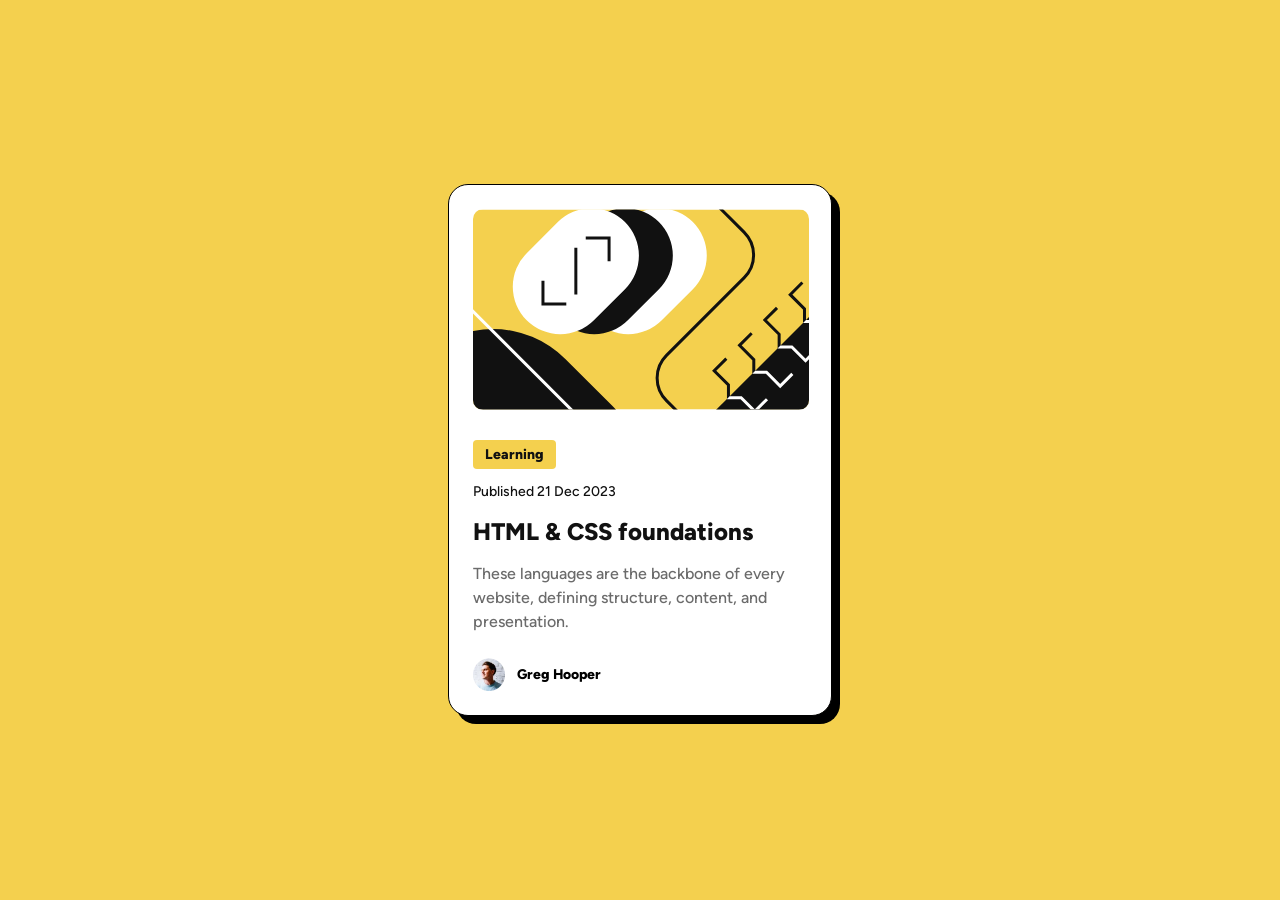
<file: Blog-preview-card/index.html>
<!DOCTYPE html>
<html lang="en">
<head>
    <meta charset="UTF-8">
    <meta name="viewport" content="width=device-width, initial-scale=1.0">
    <title>Blog</title>
    <link rel="stylesheet" href="app.css">
    <link rel="icon" href="images/favicon-32x32.png">
</head>
<body>
    <main class="box">
        <img class="box__img" src="images/illustration-article.svg" alt="article">
        <div class="box__content">
            <span class="content__category">Learning</span>
            <p class="content__date">Published 21 Dec 2023</p>
            <h1 class="content__title">HTML & CSS foundations</h1>
            <p class="content__description">These languages are the backbone of every website, defining structure, content, and presentation.</p>
        </div>
        <div class="box__author">
            <img class="author__img" src="images/image-avatar.webp" alt="avatar">
            <span class="author__name">Greg Hooper</span>
        </div>
    </main>
</body>
</html>
</file>
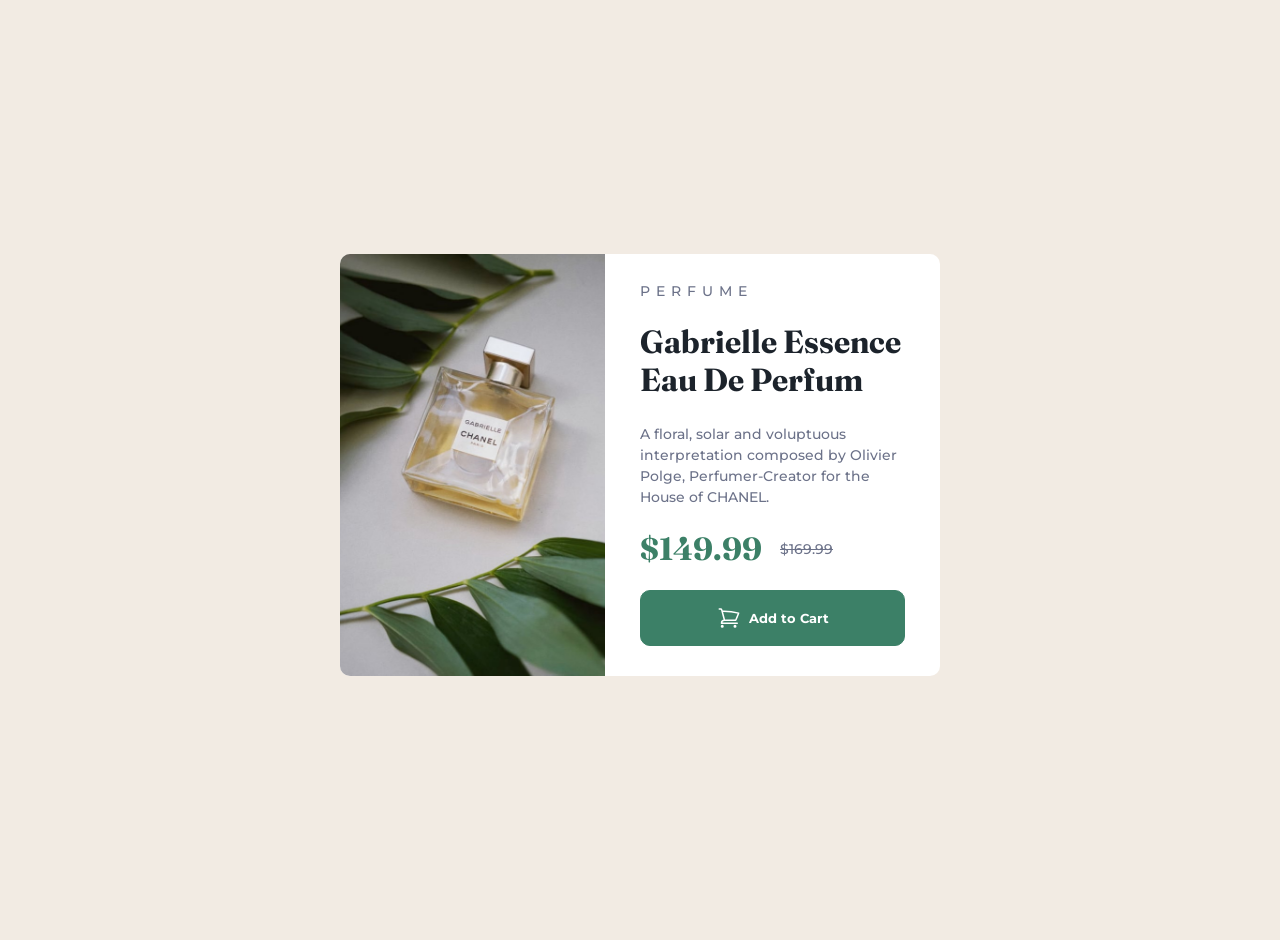
<file: Product-preview-card/index.html>
<!DOCTYPE html>
<html lang="en">
<head>
  <meta charset="UTF-8">
  <meta name="viewport" content="width=device-width, initial-scale=1.0">
  <title>Product Card</title>
  <link rel="stylesheet" href="style.css">
  <link rel="icon" href="images/favicon-32x32.png">
</head>
<body>
  <div class="card">
    <div class="card__img">
      <img class="card__img-mobile" src="images/image-product-mobile.jpg" alt="perfume">
      <img class="card__img-desktop" src="images/image-product-desktop.jpg" alt="perfume">
    </div>
    <div class="card__content">
      <p class="content__label">PERFUME</p>
      <h1 class="content__title">Gabrielle Essence Eau De Perfum</h1>
      <p class="content__text">A floral, solar and voluptuous interpretation composed by Olivier Polge, Perfumer-Creator for the House of CHANEL.</p>
      <div class="content__price">
        <span class="content__price-offer">$149.99</span>
        <span class="content__price-main">$169.99</span>
      </div>
      <button type="button" class="content__button">
        <svg xmlns="http://www.w3.org/2000/svg" fill="none" viewBox="0 0 24 24" stroke-width="1.5" stroke="currentColor" class="size-6">
          <path stroke-linecap="round" stroke-linejoin="round" d="M2.25 3h1.386c.51 0 .955.343 1.087.835l.383 1.437M7.5 14.25a3 3 0 0 0-3 3h15.75m-12.75-3h11.218c1.121-2.3 2.1-4.684 2.924-7.138a60.114 60.114 0 0 0-16.536-1.84M7.5 14.25 5.106 5.272M6 20.25a.75.75 0 1 1-1.5 0 .75.75 0 0 1 1.5 0Zm12.75 0a.75.75 0 1 1-1.5 0 .75.75 0 0 1 1.5 0Z" />
        </svg>
        <span>Add to Cart</span>
      </button>
    </div>
  </div>
</body>
</html>
</file>
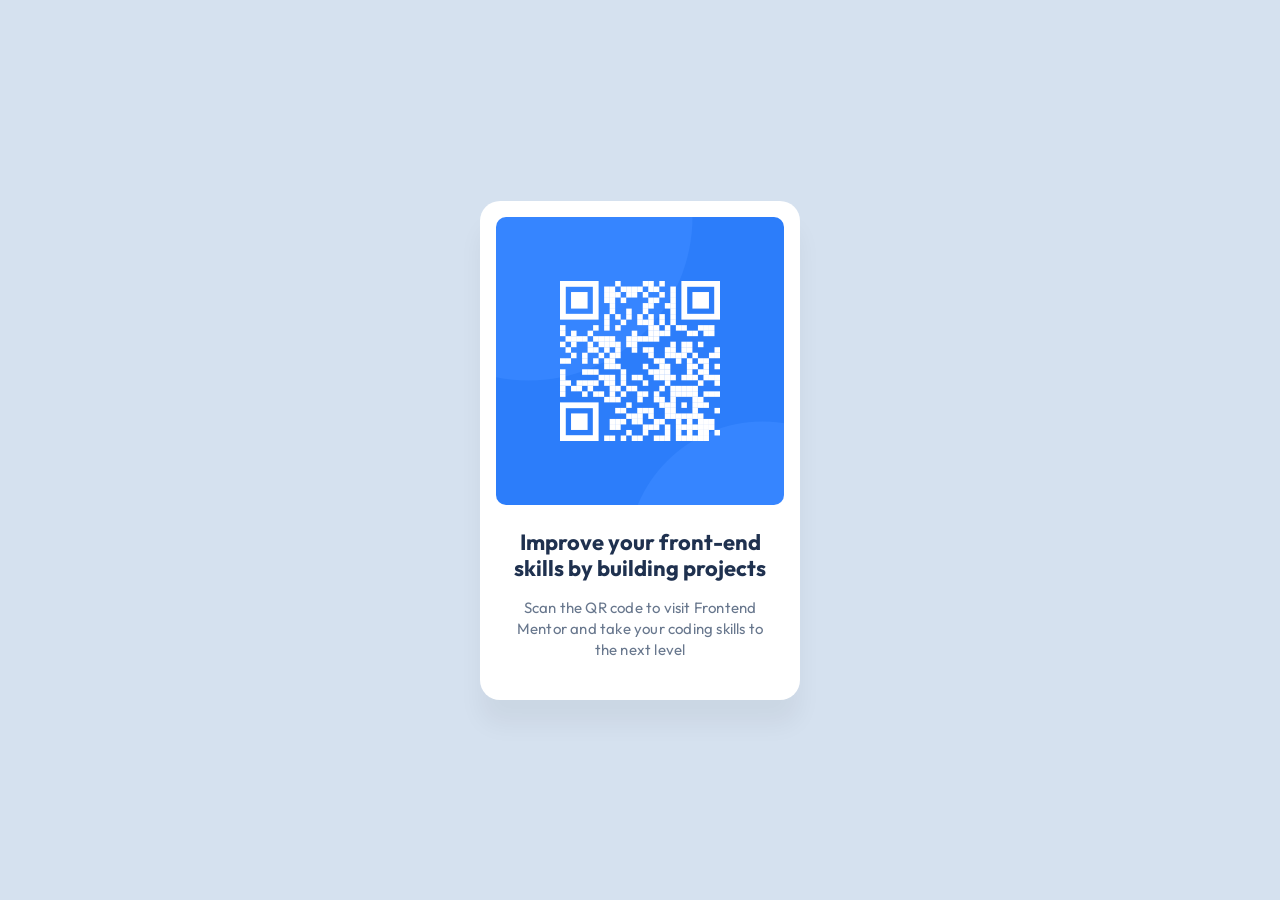
<file: QR-code-component/index.html>
<!DOCTYPE html>
<html lang="en">
<head>
    <meta charset="UTF-8">
    <meta name="viewport" content="width=device-width, initial-scale=1.0">
    <title>QR Code</title>
    <link rel="stylesheet" href="style.css">
    <link rel="icon" href="images/favicon-32x32.png">
</head>
<body>
    <main class="box">
        <img class="box__img" src="images/image-qr-code.png" alt="QR code">
        <h1 class="box__title">Improve your front-end skills by building projects</h1>
        <p class="box__text">Scan the QR code to visit Frontend Mentor and take your coding skills to the next level</p>
    </main>
</body>
</html>
</file>
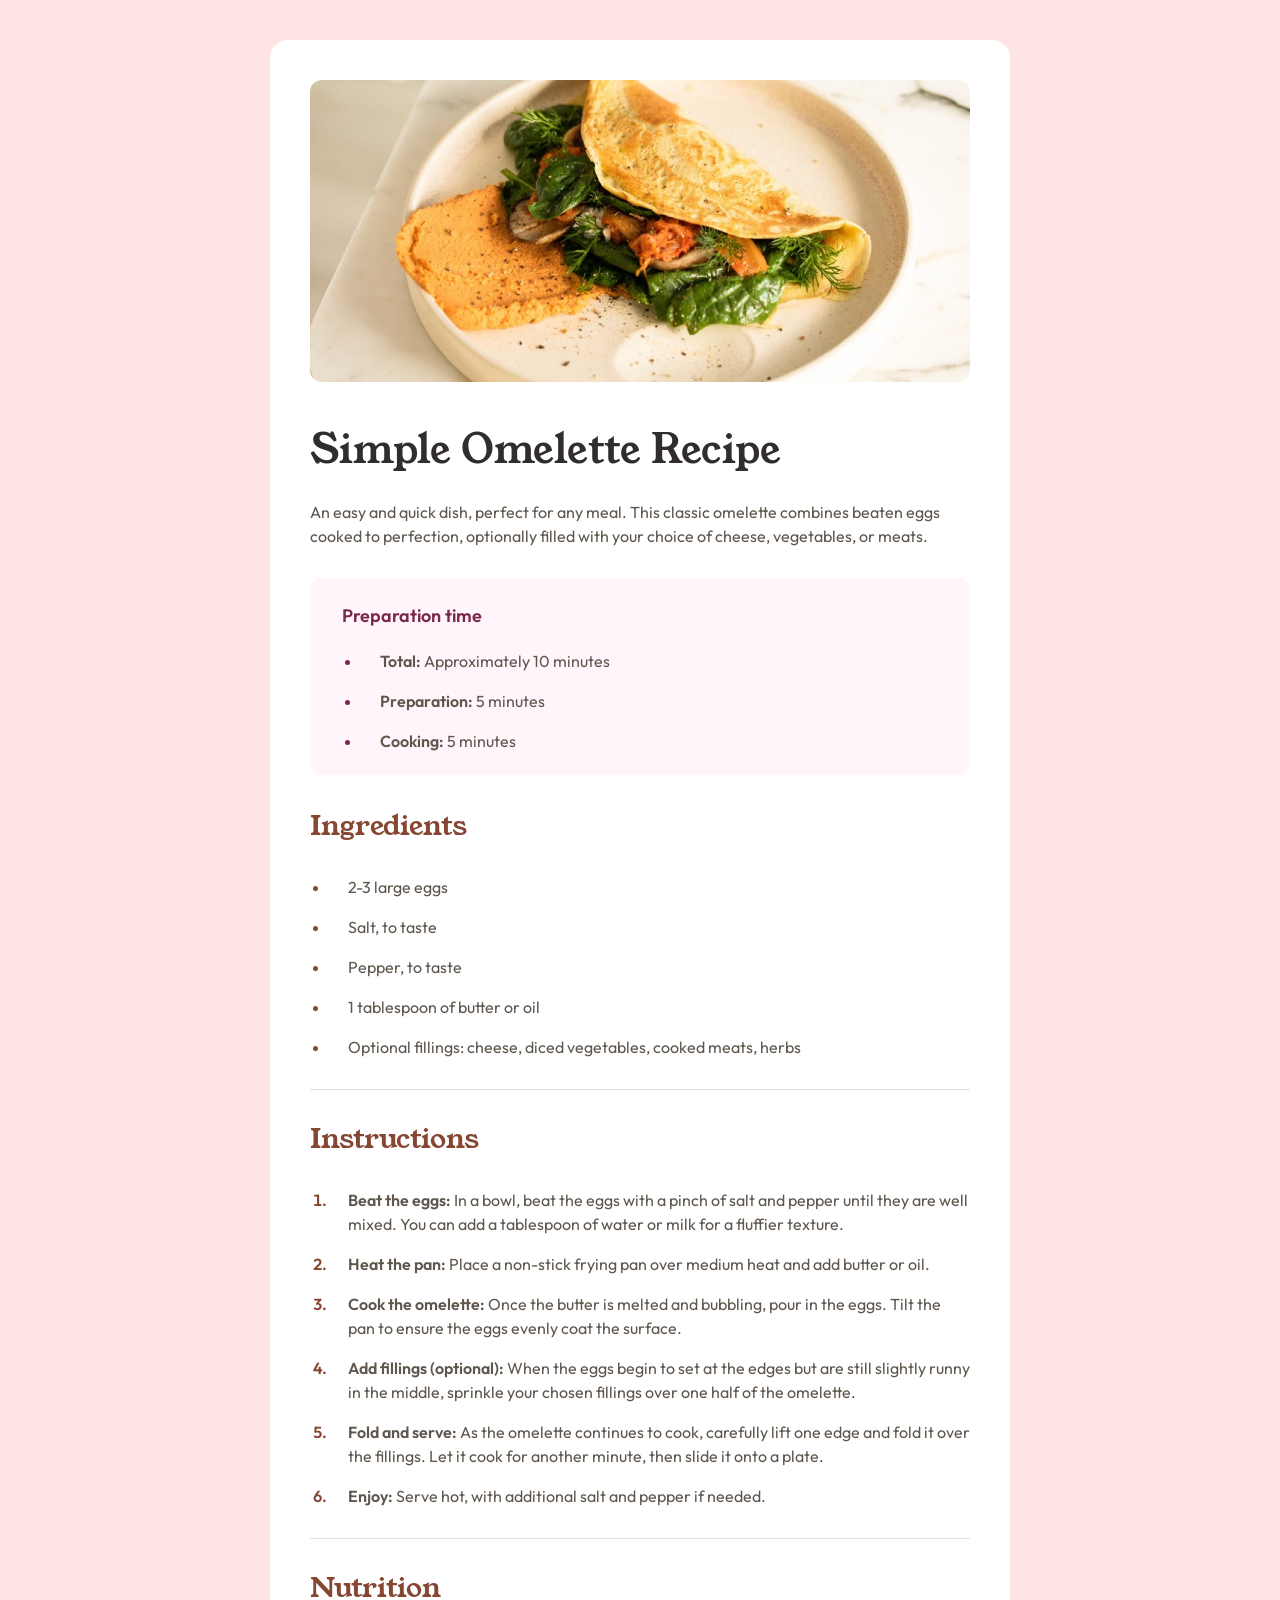
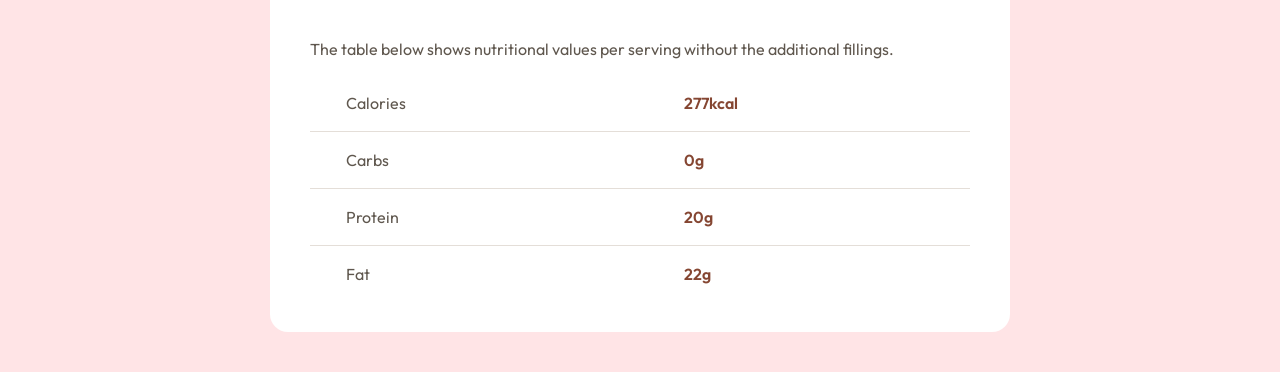
<file: Recipe-page/index.html>
<!DOCTYPE html>
<html lang="en">
<head>
    <meta charset="UTF-8">
    <meta name="viewport" content="width=device-width, initial-scale=1.0">
    <title>Recipe</title>
    <link rel="stylesheet" href="app.css">
    <link rel="icon" href="images/favicon-32x32.png">
</head>
<body>
    <main class="box">
        <img class="box__img" src="images/image-omelette.jpeg" alt="An omelette folded in half, filled with plenty of vegetables, served with a side of a swirl of orange sauce.">
        <h1 class="box__title">Simple Omelette Recipe</h1>
        <p class="box__description">An easy and quick dish, perfect for any meal. This classic omelette combines beaten eggs cooked to perfection, optionally filled with your choice of cheese, vegetables, or meats.</p>
        <section class="box__preparation">
            <h2>Preparation time</h2>
            <ul>
                <li><span>Total:</span> Approximately 10 minutes</li>
                <li><span>Preparation:</span> 5 minutes</li>
                <li><span>Cooking:</span> 5 minutes</li>
            </ul>
        </section>
        <section class="box__ingredients">
            <h2 class="title-h2">Ingredients</h2>
            <ul>
                <li>2-3 large eggs</li>
                <li>Salt, to taste</li>
                <li>Pepper, to taste</li>
                <li>1 tablespoon of butter or oil</li>
                <li>Optional fillings: cheese, diced vegetables, cooked meats, herbs</li>
            </ul>
        </section>
        <section class="box__instructions">
            <h2 class="title-h2">Instructions</h2>
            <ol>
                <li><span>Beat the eggs:</span> In a bowl, beat the eggs with a pinch of salt and pepper until they are well mixed. You can add a tablespoon of water or milk for a fluffier texture.</li>
                <li><span>Heat the pan:</span> Place a non-stick frying pan over medium heat and add butter or oil.</li>
                <li><span>Cook the omelette:</span> Once the butter is melted and bubbling, pour in the eggs. Tilt the pan to ensure the eggs evenly coat the surface.</li>
                <li><span>Add fillings (optional):</span> When the eggs begin to set at the edges but are still slightly runny in the middle, sprinkle your chosen fillings over one half of the omelette.</li>
                <li><span>Fold and serve:</span> As the omelette continues to cook, carefully lift one edge and fold it over the fillings. Let it cook for another minute, then slide it onto a plate.</li>
                <li><span>Enjoy:</span> Serve hot, with additional salt and pepper if needed.</li>
            </ol>
        </section>
        <section class="box__nutrition">
            <h2 class="title-h2">Nutrition</h2>
            <p>The table below shows nutritional values per serving without the additional fillings.</p>
            <table>
                <tr>
                    <th scope="row">Calories</th>
                    <td>277kcal</td>
                </tr>
                <tr>
                    <th scope="row">Carbs</th>
                    <td>0g</td>
                </tr>
                <tr>
                    <th scope="row">Protein</th>
                    <td>20g</td>
                </tr>
                <tr>
                    <th scope="row">Fat</th>
                    <td>22g</td>
                </tr>
            </table>
        </section>
    </main>
</body>
</html>
</file>
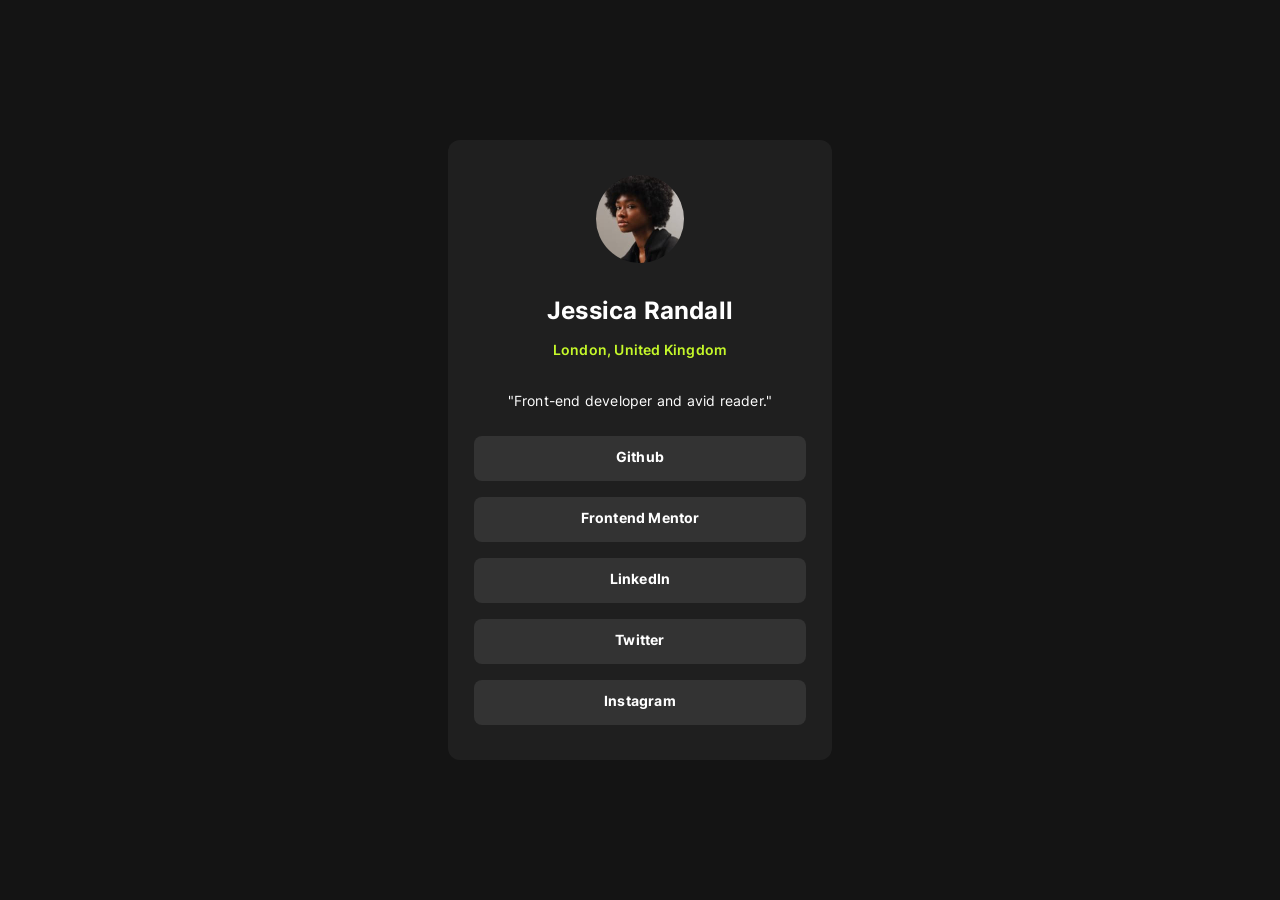
<file: Social-links-profile/index.html>
<!DOCTYPE html>
<html lang="en">
<head>
  <meta charset="UTF-8">
  <meta name="viewport" content="width=device-width, initial-scale=1.0">
  <title>Social links profile</title>
  <link rel="stylesheet" href="style.css">
  <link rel="icon" href="images/favicon-32x32.png">
</head>
<body>
  <main class="box">
    <img class="box__img" src="images/avatar-jessica.jpeg" alt="Avatar">
    <h1 class="box__title">Jessica Randall</h1>
    <h3 class="box__location">London, United Kingdom</h3>
    <p class="box__quote">"Front-end developer and avid reader."</p>
    <div class="box__links">
      <a class="box__link" href="#">Github</a>
      <a class="box__link" href="#">Frontend Mentor</a>
      <a class="box__link" href="#">LinkedIn</a>
      <a class="box__link" href="#">Twitter</a>
      <a class="box__link" href="#">Instagram</a>
    </div>
  </main>
</body>
</html>
</file>
<file: Blog-preview-card/app.css>
/* Fonts */
@font-face {
    font-family: "Figtree Medium";
    src: url("fonts/Figtree-Medium.ttf") format("truetype");
}
@font-face {
    font-family: "Figtree ExtraBold";
    src: url("fonts//Figtree-ExtraBold.ttf") format("truetype");
}
/* Reset CSS */
html, body, div, span, applet, object, iframe,
h1, h2, h3, h4, h5, h6, p, blockquote, pre,
a, abbr, acronym, address, big, cite, code,
del, dfn, em, img, ins, kbd, q, s, samp,
small, strike, strong, sub, sup, tt, var,
b, u, i, center,
dl, dt, dd, ol, ul, li,
fieldset, form, label, legend,
table, caption, tbody, tfoot, thead, tr, th, td,
article, aside, canvas, details, embed, 
figure, figcaption, footer, header, hgroup, 
menu, nav, output, ruby, section, summary,
time, mark, audio, video {
	margin: 0;
	padding: 0;
	border: 0;
	font-size: 100%;
	font: inherit;
	vertical-align: baseline;
}
/* HTML5 display-role reset for older browsers */
article, aside, details, figcaption, figure, 
footer, header, hgroup, menu, nav, section {
	display: block;
}
body {
	line-height: 1;
}
ol, ul {
	list-style: none;
}
blockquote, q {
	quotes: none;
}
blockquote:before, blockquote:after,
q:before, q:after {
	content: '';
	content: none;
}
table {
	border-collapse: collapse;
	border-spacing: 0;
}
/* Style */
*,
*::after,
*::before {
    box-sizing: border-box;
}
body {
    display: flex;
    align-items: center;
    justify-content: center;
    min-height: 100vh;
    font-family: "Figtree ExtraBold";
    font-size: 14px;
    line-height: 1.5;
    background-color: #F4D04E;
}
.box {
    max-width: 384px;
    padding: 24px;
    border: 1px solid black;
    border-radius: 20px;
    box-shadow: 8px 8px 0 black;
    background-color: #fff;
}
.box__img {
    margin-bottom: 24px;
    border-radius: 10px;
}
.box__content {
    margin-bottom: 24px;
    color: #111111;
}
.content__category {
    display: inline-block;
    padding: 4px 12px;
    margin-bottom: 12px;
    border-radius: 4px;
    background-color: #F4D04E;
}
.content__date {
    margin-bottom: 12px;
    font-family: "Figtree Medium";
}
.content__title {
    margin-bottom: 12px;
    font-size: 1.5rem;
}
.content__title:hover,
.content__title:active {
    color: #F4D04E;
    cursor: pointer;
}
.content__description {
    font-family: "Figtree Medium";
    font-size: 1rem;
    color: #6B6B6B;
}
.box__author {
    display: flex;
    align-items: center;
    column-gap: 12px;
}
.author__img {
    max-width: 32px;
    height: auto;
}
/* Responsive */
@media screen and (max-width: 375px) {
    .box {
        min-width: 327px;
        margin: 0px 24px;
    }
    .box__img {
        width: 279px;
    }
    .content__category {
        font-size: 0.75rem;
    }
    .content__date {
        font-size: 0.75rem;
    }
    .content__title {
        font-size: 1.25rem;
    }
    .content__description {
        font-size: 0.875rem;
    }
}
</file>
<file: Product-preview-card/style.css>
/* Fonts */
@font-face {
    font-family: "Montserrat Medium";
    src: url("fonts/Montserrat-Medium.ttf") format("truetype");
}
@font-face {
    font-family: "Montserrat Bold";
    src: url("fonts/Montserrat-Bold.ttf") format("truetype");
}
@font-face {
    font-family: "Fraunces Bold";
    src: url("fonts/Fraunces-Bold.ttf") format("truetype");
}

/* Reset CSS */
html, body, div, span, applet, object, iframe,
h1, h2, h3, h4, h5, h6, p, blockquote, pre,
a, abbr, acronym, address, big, cite, code,
del, dfn, em, img, ins, kbd, q, s, samp,
small, strike, strong, sub, sup, tt, var,
b, u, i, center,
dl, dt, dd, ol, ul, li,
fieldset, form, label, legend,
table, caption, tbody, tfoot, thead, tr, th, td,
article, aside, canvas, details, embed, 
figure, figcaption, footer, header, hgroup, 
menu, nav, output, ruby, section, summary,
time, mark, audio, video {
	margin: 0;
	padding: 0;
	border: 0;
	font-size: 100%;
	font: inherit;
	vertical-align: baseline;
}
/* HTML5 display-role reset for older browsers */
article, aside, details, figcaption, figure, 
footer, header, hgroup, menu, nav, section {
	display: block;
}
body {
	line-height: 1;
}
/* ol, ul {
	list-style: none;
} */
blockquote, q {
	quotes: none;
}
blockquote:before, blockquote:after,
q:before, q:after {
	content: '';
	content: none;
}
table {
	border-collapse: collapse;
	border-spacing: 0;
}

/* Variables */
:root {
    --Green-500: hsl(158, 36%, 37%);
    --Green-700: hsl(158, 42%, 18%);
    --Black: hsl(212, 21%, 14%);
    --Grey: hsl(228, 12%, 48%);
    --Cream: hsl(30, 38%, 92%);
}

/* Styles */
*,
*::after,
*::before {
    box-sizing: border-box;
}
body {
    background-color: var(--Cream);
}
.card {
    max-width: 600px;
    font-family: "Montserrat Medium", sans-serif;
    font-size: 14px;
    margin: 30px 20px 40px;
    background-color: #fff;
    border-radius: 10px;
}
.card__img-mobile {
    width: 100%;
    border-top-left-radius: 10px;
    border-top-right-radius: 10px;
}
.card__img-desktop {
    display: none;
    width: 100%;
    height: 100%;
    object-fit: cover;
    border-top-left-radius: 10px;
    border-bottom-left-radius: 10px;
}
.card__content {
    display: flex;
    flex-direction: column;
    row-gap: 25px;
    padding: 30px 35px;
    color: var(--Grey);
}
.content__label {
    letter-spacing: 6px;
}
.content__title {
    font-family: "Fraunces Bold", sans-serif;
    font-size: 32px;
    color: var(--Black);
    line-height: 1.2;
}
.content__text {
    line-height: 1.5;
}
.content__price {
    display: flex;
    align-items: center;
    column-gap: 18px;
}
.content__price-offer {
    color: var(--Green-500);
    font-family: "Fraunces Bold", sans-serif;
    font-size: 32px;
}
.content__price-main {
    text-decoration: line-through;
}
.content__button {
    display: flex;
    align-items: center;
    justify-content: center;
    column-gap: 8px;
    padding: 15px;
    border-radius: 10px;
    color: #fff;
    background-color: var(--Green-500);
    border: 1px solid var(--Green-500);
    font-family: "Montserrat Bold", sans-serif;
    cursor: pointer;
}
.content__button svg {
    width: 24px;
    height: 24px;
}
.content__button:hover,
.content__button:focus {
    background-color: var(--Green-700);
    border: 1px solid var(--Green-700);
}

/* Media Queries */
@media screen and (min-width: 600px){
    body {
        display: flex;
        align-items: center;
        justify-content: center;
        min-height: 100vh;
        margin: 20px;
    }
    .card {
        display: flex;
        flex-direction: row;
    }
    .card__img {
        flex: 1;
    }
    .card__content {
        flex: 1;
    }
    .card__img-mobile {
        display: none;
    }
    .card__img-desktop {
        display: block;
    }
}
</file>
<file: QR-code-component/style.css>
/* Fonts */
@font-face {
    font-family: "Outfit Regular";
    src: url("fonts/Outfit-Regular.ttf") format("truetype");
}
@font-face {
    font-family: "Outfit Bold";
    src: url("fonts/Outfit-Bold.ttf") format("truetype");
}
/* Reset CSS */
html, body, div, span, applet, object, iframe,
h1, h2, h3, h4, h5, h6, p, blockquote, pre,
a, abbr, acronym, address, big, cite, code,
del, dfn, em, img, ins, kbd, q, s, samp,
small, strike, strong, sub, sup, tt, var,
b, u, i, center,
dl, dt, dd, ol, ul, li,
fieldset, form, label, legend,
table, caption, tbody, tfoot, thead, tr, th, td,
article, aside, canvas, details, embed, 
figure, figcaption, footer, header, hgroup, 
menu, nav, output, ruby, section, summary,
time, mark, audio, video {
	margin: 0;
	padding: 0;
	border: 0;
	font-size: 100%;
	font: inherit;
	vertical-align: baseline;
}
/* HTML5 display-role reset for older browsers */
article, aside, details, figcaption, figure, 
footer, header, hgroup, menu, nav, section {
	display: block;
}
body {
	line-height: 1;
}
ol, ul {
	list-style: none;
}
blockquote, q {
	quotes: none;
}
blockquote:before, blockquote:after,
q:before, q:after {
	content: '';
	content: none;
}
table {
	border-collapse: collapse;
	border-spacing: 0;
}
/* Style */
*,
*::after,
*::before {
    box-sizing: border-box;
}
body {
    display: flex;
    align-items: center;
    justify-content: center;
    min-height: 100vh;
    font-family: "Outfit Regular";
    background-color: #D5E1EF;
}
.box {
    display: flex;
    flex-direction: column;
    align-items: center;
    max-width: 320px;
    height: 499px;
    padding: 16px 16px 40px;
    background-color: #fff;
    border-radius: 20px;
    text-align: center;
    box-shadow: 0px 25px 25px 0px rgba(0, 0, 0, 0.0477);
}
.box__img {
    max-width: 288px;
    height: auto;
    margin-bottom: 24px;
    border-radius: 10px;
}
.box__title,
.box__text {
    padding: 0 16px;
}
.box__title {
    margin-bottom: 16px;
    font-family: "Outfit Bold";
    font-size: 1.375rem;
    line-height: 1.2;
    color: #1F314F;
}
.box__text {
    font-size: 0.9375rem;
    line-height: 1.4;
    letter-spacing: 0.2px;
    color: #68778D;
}
</file>
<file: Recipe-page/app.css>
/* Fonts */
@font-face {
    font-family: "YoungSerif Regular";
    src: url(fonts/young-serif/YoungSerif-Regular.ttf) format("truetype");
}
@font-face {
    font-family: "Outfit Regular";
    src: url(fonts/outfit/static/Outfit-Regular.ttf) format("truetype");
}
@font-face {
    font-family: "Outfit SemiBold";
    src: url(fonts/outfit/static/Outfit-SemiBold.ttf) format("truetype");
}

/* Reset CSS */
html, body, div, span, applet, object, iframe,
h1, h2, h3, h4, h5, h6, p, blockquote, pre,
a, abbr, acronym, address, big, cite, code,
del, dfn, em, img, ins, kbd, q, s, samp,
small, strike, strong, sub, sup, tt, var,
b, u, i, center,
dl, dt, dd, ol, ul, li,
fieldset, form, label, legend,
table, caption, tbody, tfoot, thead, tr, th, td,
article, aside, canvas, details, embed, 
figure, figcaption, footer, header, hgroup, 
menu, nav, output, ruby, section, summary,
time, mark, audio, video {
	margin: 0;
	padding: 0;
	border: 0;
	font-size: 100%;
	font: inherit;
	vertical-align: baseline;
}
/* HTML5 display-role reset for older browsers */
article, aside, details, figcaption, figure, 
footer, header, hgroup, menu, nav, section {
	display: block;
}
body {
	line-height: 1;
}
/* ol, ul {
	list-style: none;
} */
blockquote, q {
	quotes: none;
}
blockquote:before, blockquote:after,
q:before, q:after {
	content: '';
	content: none;
}
table {
	border-collapse: collapse;
	border-spacing: 0;
}

/* Variables */
:root {
    --stone-100: hsl(30, 54%, 90%);
    --stone-150: hsl(30, 18%, 87%);
    --stone-600: hsl(30, 10%, 34%);
    --stone-900: hsl(24, 5%, 18%);
    --brown-800: hsl(14, 45%, 36%);
    --rose-800: hsl(332, 51%, 32%);
    --rose-100: hsl(355.55, 100%, 94.67%);
    --rose-50: hsl(330, 100%, 98%);
}

/* Style */
*,
*::after,
*::before {
    box-sizing: border-box;
}
.box {
    max-width: 600px;
    font-family: "Outfit Regular", sans-serif;
    color: var(--stone-600);
    line-height: 1.5;
}
.box > *:not(.box__img) {
    margin: 0px 32px 30px;
}
.box__img {
    width: 100%;
    height: auto;
    margin-bottom: 42px;
}
.box__title {
    font-family: "YoungSerif Regular", sans-serif;
    font-size: 32px;
    color: var(--stone-900);
    line-height: 1;
}
.box__preparation {
    padding: 24px 32px 6px;
    background-color: var(--rose-50);
    border-radius: 12px;
}
.box__preparation h2 {
    margin-bottom: 20px;
    font-family: "Outfit SemiBold", sans-serif;
    font-size: 18px;
    color: var(--rose-800);
}
.box__preparation li::marker {
    color: var(--rose-800);
}
ul, ol {
    padding-left: 20px;
}
li {
    margin-bottom: 16px;
    padding-left: 18px;
}
li::marker {
    font-family: "Outfit SemiBold", sans-serif;
    color: var(--brown-800);
}
li span {
    font-family: "Outfit SemiBold", sans-serif;
}
.title-h2 {
    margin: 28px 0px;
    font-family: "YoungSerif Regular", sans-serif;
    font-size: 28px;
    color: var(--brown-800);
}
.box__instructions,
.box__nutrition {
    border-top: 1px solid var(--stone-150);
}
.box__nutrition p {
    margin-bottom: 14px;
}
table {
    width: 100%;
}
th, td {
    padding: 16px 36px;
}
tr:not(:last-of-type) th,
tr:not(:last-of-type) td {
    padding: 16px 36px;
    border-bottom: 1px solid var(--stone-150);
}
th {
    text-align: left;
}
td {
    font-family: "Outfit SemiBold", sans-serif;
    color: var(--brown-800);
}

/* Media Query */
@media (min-width: 600px) {
    body {
        display: flex;
        align-items: center;
        justify-content: center;
        min-height: 100vh;
        margin: 40px;
        background-color: var(--rose-100);
    }
    .box {
        max-width: 740px;
        padding: 40px 40px 0px;
        background-color: #fff;
        border-radius: 18px;
    }
    .box > *:not(.box__img) {
        margin: 0px 0px 30px;
    }
    .box__img {
        border-radius: 12px;
    }
    .box__title {
        font-size: 40px;
    }
}
</file>
<file: Social-links-profile/style.css>
/* Fonts */
@font-face {
    font-family: "Inter Regular";
    src: url("fonts/Inter-Regular.ttf") format("truetype");
}
@font-face {
    font-family: "Inter SemiBold";
    src: url("fonts/Inter-SemiBold.ttf") format("truetype");
}
@font-face {
    font-family: "Inter Bold";
    src: url("fonts/Inter-Bold.ttf") format("truetype");
}
/* Reset CSS */
html, body, div, span, applet, object, iframe,
h1, h2, h3, h4, h5, h6, p, blockquote, pre,
a, abbr, acronym, address, big, cite, code,
del, dfn, em, img, ins, kbd, q, s, samp,
small, strike, strong, sub, sup, tt, var,
b, u, i, center,
dl, dt, dd, ol, ul, li,
fieldset, form, label, legend,
table, caption, tbody, tfoot, thead, tr, th, td,
article, aside, canvas, details, embed, 
figure, figcaption, footer, header, hgroup, 
menu, nav, output, ruby, section, summary,
time, mark, audio, video {
	margin: 0;
	padding: 0;
	border: 0;
	font-size: 100%;
	font: inherit;
	vertical-align: baseline;
}
/* HTML5 display-role reset for older browsers */
article, aside, details, figcaption, figure, 
footer, header, hgroup, menu, nav, section {
	display: block;
}
body {
	line-height: 1;
}
ol, ul {
	list-style: none;
}
blockquote, q {
	quotes: none;
}
blockquote:before, blockquote:after,
q:before, q:after {
	content: '';
	content: none;
}
table {
	border-collapse: collapse;
	border-spacing: 0;
}
/* Style */
*,
*::after,
*::before {
    box-sizing: border-box;
}
body {
    display: flex;
    align-items: center;
    justify-content: center;
    min-height: 100vh;
    font-family: "Inter Bold";
    font-size: 14px;
    line-height: 1.5;
    background-color: hsl(0, 0%, 8%);
    color: #fff;
}
.box {
    display: flex;
    align-items: center;
    flex-direction: column;
    width: 100%;
    max-width: 384px;
    margin: 24px;
    padding: 35px 26px;
    background-color: hsl(0, 0%, 12%);
    border-radius: 12px;
    font-size: 14px;
    letter-spacing: 0.2px;
}
.box__img {
    width: 88px;
    height: 88px;
    margin-bottom: 30px;
    border-radius: 100%;
}
.box__title {
    margin-bottom: 10px;
    font-size: 24px;
}
.box__location {
    margin-bottom: 30px;
    font-family: "Inter SemiBold";
    color: hsl(75, 94%, 57%);
}
.box__quote {
    margin-bottom: 25px;
    font-family: "Inter Regular";
}
.box__links {
    display: flex;
    align-items: center;
    justify-content: center;
    flex-direction: column;
    row-gap: 16px;
    width: 100%;
    text-align: center;
}
.box__link {
    width: 100%;
    height: 45px;
    padding: 10px;
    text-decoration: none;
    color: #fff;
    background-color: hsl(0, 0%, 20%);
    border-radius: 8px;
}
.box__link:hover,
.box__link:focus {
    background-color: hsl(75, 94%, 57%);
    color: hsl(0, 0%, 8%);
    cursor: pointer;
}
</file>
